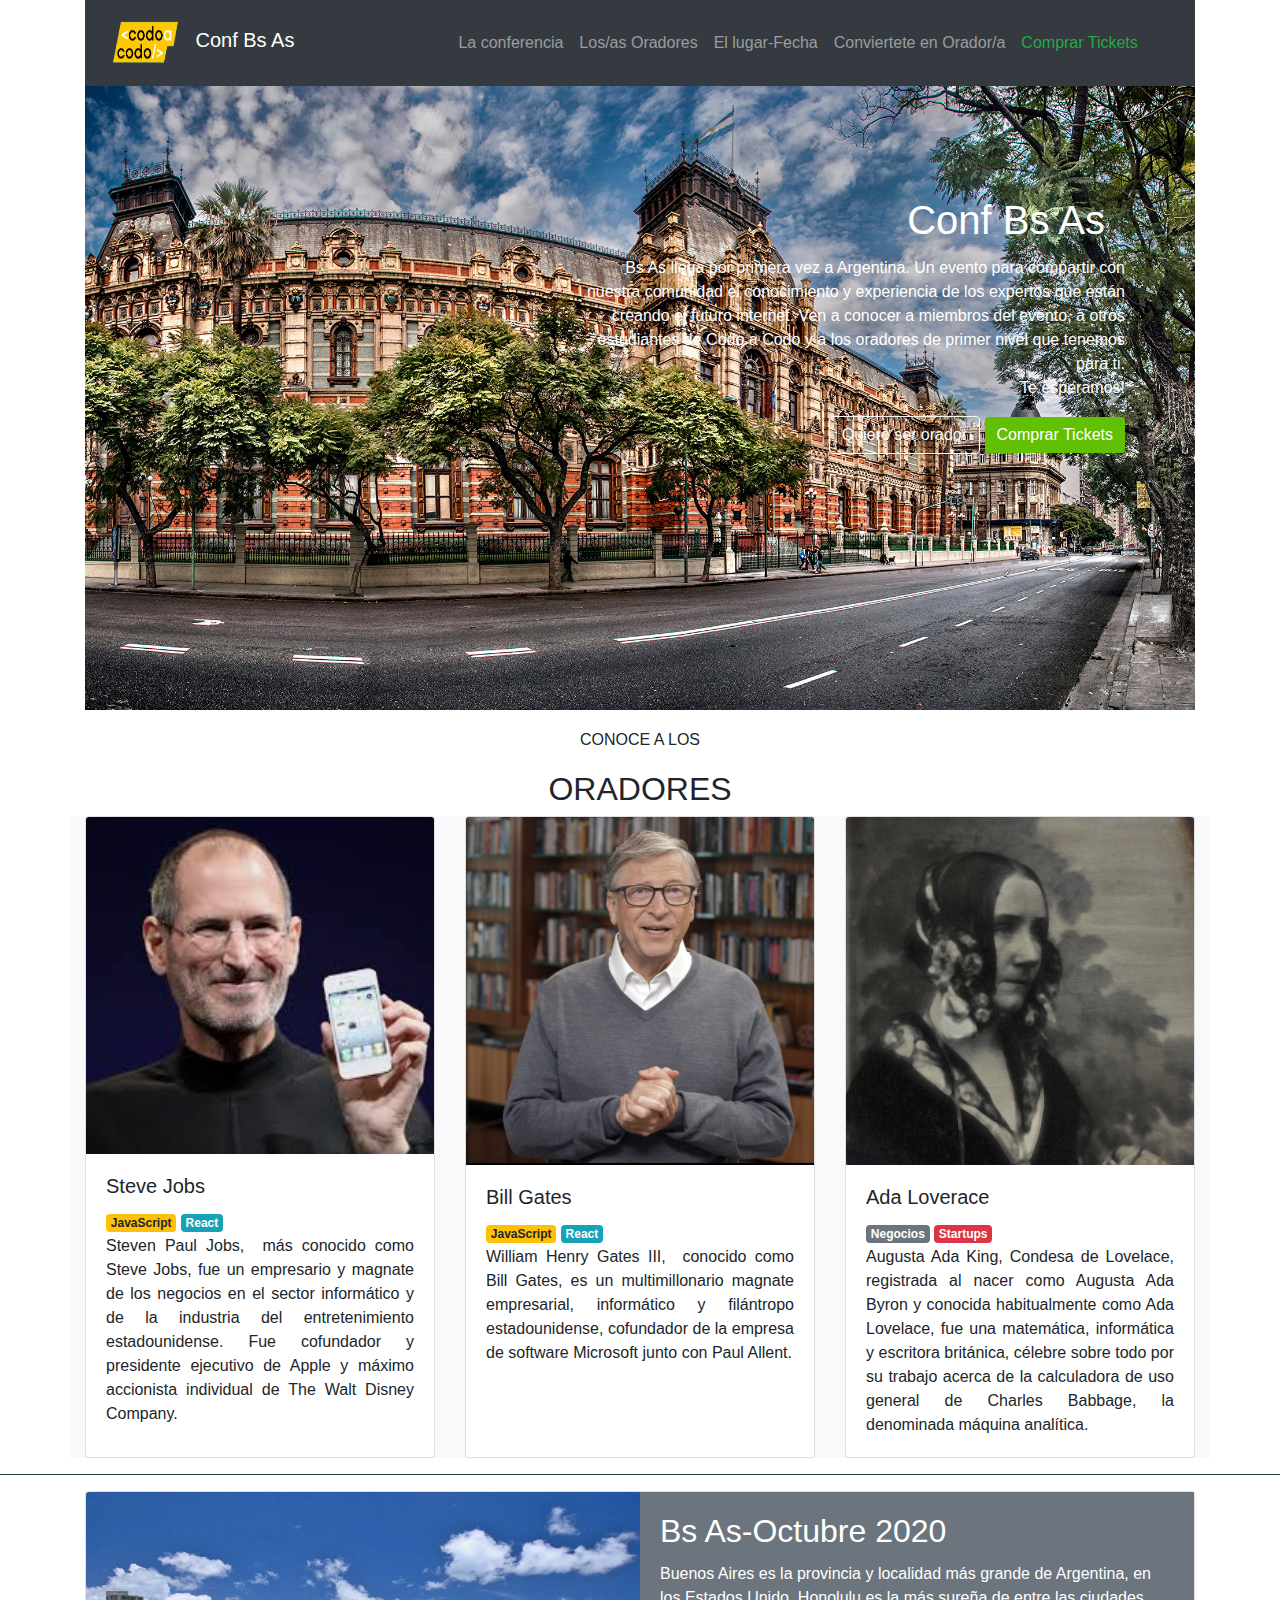
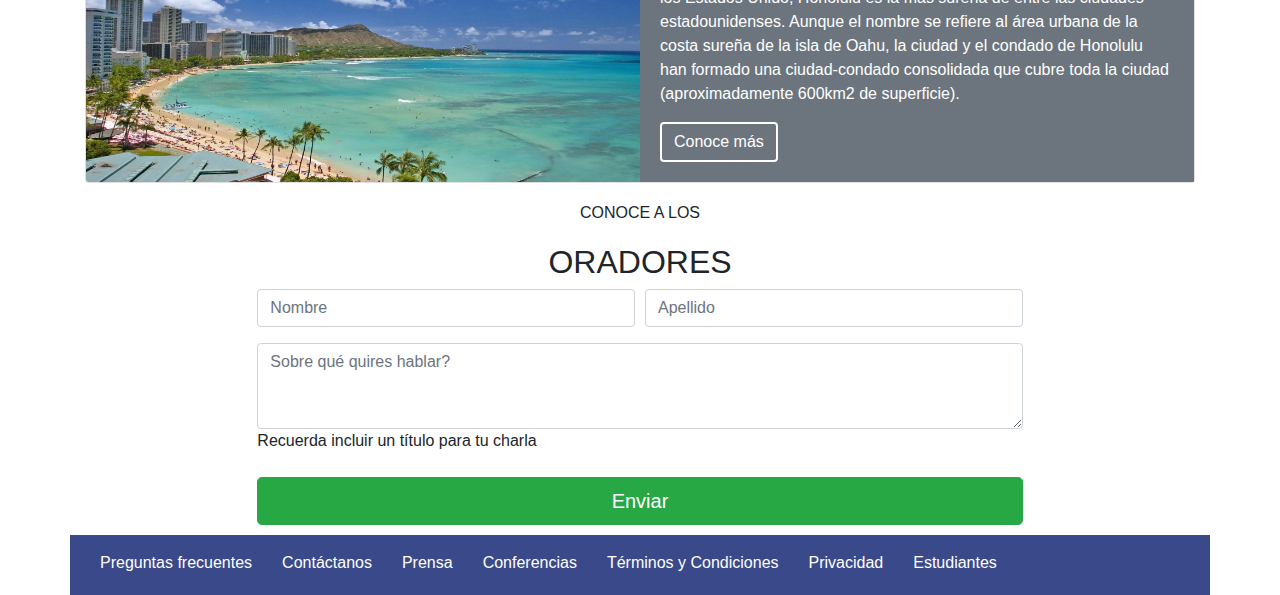
<file: conf-bsas/index-conf-bsas.html>
<!DOCTYPE html>
<html lang="en">

<head>
  <!-- Required meta tags -->
  <meta charset="UTF-8">
  <meta name="viewport" content="width=device-width, initial-scale=1.0">
  <!-- Bootstrap CSS -->
  <title>Conf-BsAs</title>
  <link rel="stylesheet" href="https://stackpath.bootstrapcdn.com/bootstrap/4.5.2/css/bootstrap.min.css"
    integrity="sha384-JcKb8q3iqJ61gNV9KGb8thSsNjpSL0n8PARn9HuZOnIxN0hoP+VmmDGMN5t9UJ0Z" crossorigin="anonymous">
  <link rel="stylesheet" href="estilos-bsas.css">
</head>

<!--trabajando con los complementos de bootstrap-->

<body>
  <!--creando la barra de navegación-->
  <div class="container">
    <nav class="navbar navbar-expand-lg navbar-dark bg-dark">
      <div class="barra-left">
        <img class="codo" src="codoacodo.png" alt="logo de codo_codo">
        <a class="navbar-brand" href="#">Conf Bs As</a>
      </div>
      <div class="barra-right">
        <ul class="navbar-nav mr-auto">
          <li class="nav-item">
            <a class="nav-link" href="#">La conferencia</a>
          </li>
          <li class="nav-item">
            <a class="nav-link" href="#">Los/as Oradores</a>
          </li>
          <li class="nav-item">
            <a class="nav-link" href="#">El lugar-Fecha</a>
          </li>
          <li class="nav-item">
            <a class="nav-link" href="#">Conviertete en Orador/a</a>
          </li>
          <li class="nav-item">
            <a class="nav-link text-success" href="#">Comprar Tickets</a>
          </li>
        </ul>
      </div>
    </nav>
  </div>
  
  <!--Carousel de las imagenes de bs as como fondo-->
  <div class="container" position="absolute">
    <div id="carouselExampleFade" class="carousel slide carousel-fade" data-ride="carousel">
      <div class="carousel-inner">
        <div class="carousel-item active text-white text-right fondo">
          <img src="ba1.jpg" class="d-block w-100" alt="imagen del fondo">
          <div class="card-img-overlay">
            <h1 class="card-title text-right titulo">Conf Bs As</h1>
            <p class="card-text text-right frase">Bs As llega por primera vez a Argentina. Un evento para compartir con
              <br>nuestra comunidad
              el conocimiento y experiencia de los expertos que están <br>creando el futuro internet.
              Ven a conocer a miembros del evento, a otros <br>estudiantes de Codo a Codo y a los oradores de primer
              nivel que tenemos <br>para ti. <br>Te esperamos!</p>
            <a href="#" class="btn btn-outline-light">Quiero ser orador</a>
            <a href="#" class="btn btn-success verde">Comprar Tickets</a>
          </div>
        </div>
        <div class="carousel-item text-white text-right fondo">
          <img src="ba2.jpg" class="d-block w-100" alt="imagenes de fondo">
          <div class="card-img-overlay">
            <h1 class="card-title text-right titulo">Conf Bs As</h1>
            <p class="card-text text-right frase">Bs As llega por primera vez a Argentina. Un evento para compartir con
              <br>nuestra comunidad
              el conocimiento y experiencia de los expertos que están <br>creando el futuro internet.
              Ven a conocer a miembros del evento, a otros <br>estudiantes de Codo a Codo y a los oradores de primer
              nivel que tenemos <br>para ti. <br>Te esperamos!</p>
            <a href="#" class="btn btn-outline-light">Quiero ser orador</a>
            <a href="#" class="btn btn-success verde">Comprar Tickets</a>
          </div>
        </div>
        <div class="carousel-item text-white text-right fondo">
          <img src="ba3.jpg" class="d-block w-100" alt="imagenes de fondo">
          <div class="card-img-overlay">
            <h1 class="card-title text-right titulo">Conf Bs As</h1>
            <p class="card-text text-right frase">Bs As llega por primera vez a Argentina. Un evento para compartir con
              <br>nuestra comunidad
              el conocimiento y experiencia de los expertos que están <br>creando el futuro internet.
              Ven a conocer a miembros del evento, a otros <br>estudiantes de Codo a Codo y a los oradores de primer
              nivel que tenemos <br>para ti. <br>Te esperamos!</p>
            <a href="#" class="btn btn-outline-light">Quiero ser orador</a>
            <a href="#" class="btn btn-success verde">Comprar Tickets</a>
          </div>
        </div>
      </div>
      <a class="carousel-control-prev" href="#carouselExampleFade" role="button" data-slide="prev">
        <span class="carousel-control-prev-icon" aria-hidden="true"></span>
        <span class="sr-only">Previous</span>
      </a>
      <a class="carousel-control-next" href="#carouselExampleFade" role="button" data-slide="next">
        <span class="carousel-control-next-icon" aria-hidden="true"></span>
        <span class="sr-only">Next</span>
      </a>
    </div>
  </div>

  <!--Sección de las tarjetas de oradores-->
  <div class="container">
    <h6 class="oradores-tarjetas">CONOCE A LOS</h6>
    <h2 class="oradores-tarjetas">ORADORES</h2>
    <div class="card-deck bg-light cartas">
      <div class="card">
        <img src="steve.jpg" class="card-img-top" alt="imagen de steve jobs">
        <div class="card-body">
          <h5 class="card-title">Steve Jobs</h5>
          <span class="badge badge-warning">JavaScript</span>
          <span class="badge badge-info">React</span>
          <p class="card-text">Steven Paul Jobs, ​​​​ más conocido como Steve Jobs, fue un empresario y magnate de los
            negocios en el sector informático y de la industria del entretenimiento estadounidense. Fue cofundador y
            presidente ejecutivo de Apple​ y máximo accionista individual de The Walt Disney Company.</p>
        </div>
      </div>
      <div class="card">
        <img src="bill.jpg" class="card-img-top" alt="imagen de bill gates">
        <div class="card-body">
          <h5 class="card-title">Bill Gates</h5>
          <span class="badge badge-warning">JavaScript</span>
          <span class="badge badge-info">React</span>
          <p class="card-text">William Henry Gates III, ​ conocido como Bill Gates, es un multimillonario magnate
            empresarial, informático y filántropo​ estadounidense, cofundador de la empresa de software Microsoft junto
            con Paul Allent.</p>
        </div>
      </div>
      <div class="card">
        <img src="ada.jpeg" class="card-img-top" alt="imagen de ada lovelace">
        <div class="card-body">
          <h5 class="card-title">Ada Loverace</h5>
          <span class="badge badge-secondary">Negocios</span>
          <span class="badge badge-danger">Startups</span>
          <p class="card-text">Augusta Ada King, Condesa de Lovelace, registrada al nacer como Augusta Ada Byron y
            conocida habitualmente como Ada Lovelace, fue una matemática, informática y escritora británica, célebre
            sobre todo por su trabajo acerca de la calculadora de uso general de Charles Babbage, la denominada máquina
            analítica.</p>
        </div>
      </div>
    </div>
  </div>
  <hr style="background-color: darkslategrey;">

  <!--seccion Bs As Octubre 2020-->
  <div class="container">
    <div class="card mb-6">
      <div class="row no-gutters">
        <div class="col-md-6">
          <img src="honolulu.jpg" class="card-img honolulu" alt="imagen de la presentacion sobre bs as">
        </div>
        <div class="col-md-6">
          <div class="card-body bg-secondary text-white">
            <h2 class="card-title">Bs As-Octubre 2020</h2>
            <p class="card-text">Buenos Aires es la provincia y localidad más grande de Argentina, en los Estados Unido,
              Honolulu es la más sureña de entre las ciudades estadounidenses.
              Aunque el nombre se refiere al área urbana de la costa sureña de la isla de Oahu, la ciudad y el condado
              de Honolulu han formado una ciudad-condado consolidada que cubre toda la ciudad (aproximadamente 600km2 de
              superficie).</p>
            <a href="#" class="btn btn-secondary conoce">Conoce más</a>
          </div>
        </div>
      </div>
    </div>
  </div>
  
  <!--sección del formulario para ser orador-->
  <div class="container">
    <h6 class="oradores-tarjetas">CONOCE A LOS</h6>
    <h2 class="oradores-tarjetas">ORADORES</h2>
  </div>
  <div class="container formulario">
    <form>
      <div class="form-row">
        <div class="form-group col-md-6">
          <input type="text" class="form-control" placeholder="Nombre">
        </div>
        <div class="form-group col-md-6">
          <input type="text" class="form-control" placeholder="Apellido">
        </div>
        <div class="form-group col-md-12">
          <textarea class="form-control" placeholder="Sobre qué quires hablar?" rows="3"></textarea>
          <label for="inputCity">Recuerda incluir un título para tu charla</label>
        </div>
      </div>
      <button type="submit" class="btn btn-success btn-lg btn-block col-md-12">Enviar</button>
    </form>
  </div>

<!--footer de la sección bs as-->
<div class="container text-white pt-3 preguntas">
<ul class="nav">
  <li class="nav-item">
    <div class="col">Preguntas frecuentes</div>
  </li>
  <li class="nav-item">
    <div class="col">Contáctanos</div>
  </li>
  <li class="nav-item">
    <div class="col">Prensa</div>
  </li>
  <li class="nav-item">
    <div class="col">Conferencias</div>
  </li>
  <li class="nav-item">
    <div class="col">Términos y Condiciones</div>
  </li>
  <li class="nav-item">
    <div class="col">Privacidad</div>
  </li>
  <li class="nav-item">
    <div class="col">Estudiantes</div>
  </li>
</ul>
</div>
  


  <!-- Optional JavaScript -->
  <!-- JS, Popper.js, and jQuery -->
  <script src="https://code.jquery.com/jquery-3.5.1.slim.min.js"
    integrity="sha384-DfXdz2htPH0lsSSs5nCTpuj/zy4C+OGpamoFVy38MVBnE+IbbVYUew+OrCXaRkfj"
    crossorigin="anonymous"></script>
  <script src="https://cdn.jsdelivr.net/npm/popper.js@1.16.1/dist/umd/popper.min.js"
    integrity="sha384-9/reFTGAW83EW2RDu2S0VKaIzap3H66lZH81PoYlFhbGU+6BZp6G7niu735Sk7lN"
    crossorigin="anonymous"></script>
  <script src="https://stackpath.bootstrapcdn.com/bootstrap/4.5.2/js/bootstrap.min.js"
    integrity="sha384-B4gt1jrGC7Jh4AgTPSdUtOBvfO8shuf57BaghqFfPlYxofvL8/KUEfYiJOMMV+rV"
    crossorigin="anonymous"></script>
</body>

</html>
</file>
<file: conf-bsas/estilos-bsas.css>
body{
    box-sizing: border-box;
    padding: 0px;
    margin: 0px;
}
.codo{
    height: 70px;
    width: 90px;
}
.barra-right{
    margin-left: 140px;
    justify-content: flex-end;
}
.titulo{
    padding-top: 90px;
    padding-right: 70px;
}
.frase{
    padding-right: 50px;
}
.verde{
    margin-right: 50px;
    background-color: rgb(98, 192, 4);
    border:  rgb(98, 192, 4);
}
.oradores-tarjetas{
    text-align: center;
    margin-top: 20px;}
.cartas{
   text-align: justify;
}
.honolulu{
    width: 560px;
    height: 290px;
}
.conoce{
    border: 2px solid white;
}
.formulario{
    display: flex;
    justify-content: center;
    align-items: center;
}
.preguntas{
    background-color: #394989;
    color: aliceblue;
    margin-top: 10px;
    height: 60px;
    
}
@media (max-width: 600px){
    footer{
        flex-direction: row;
    }

}
</file>
